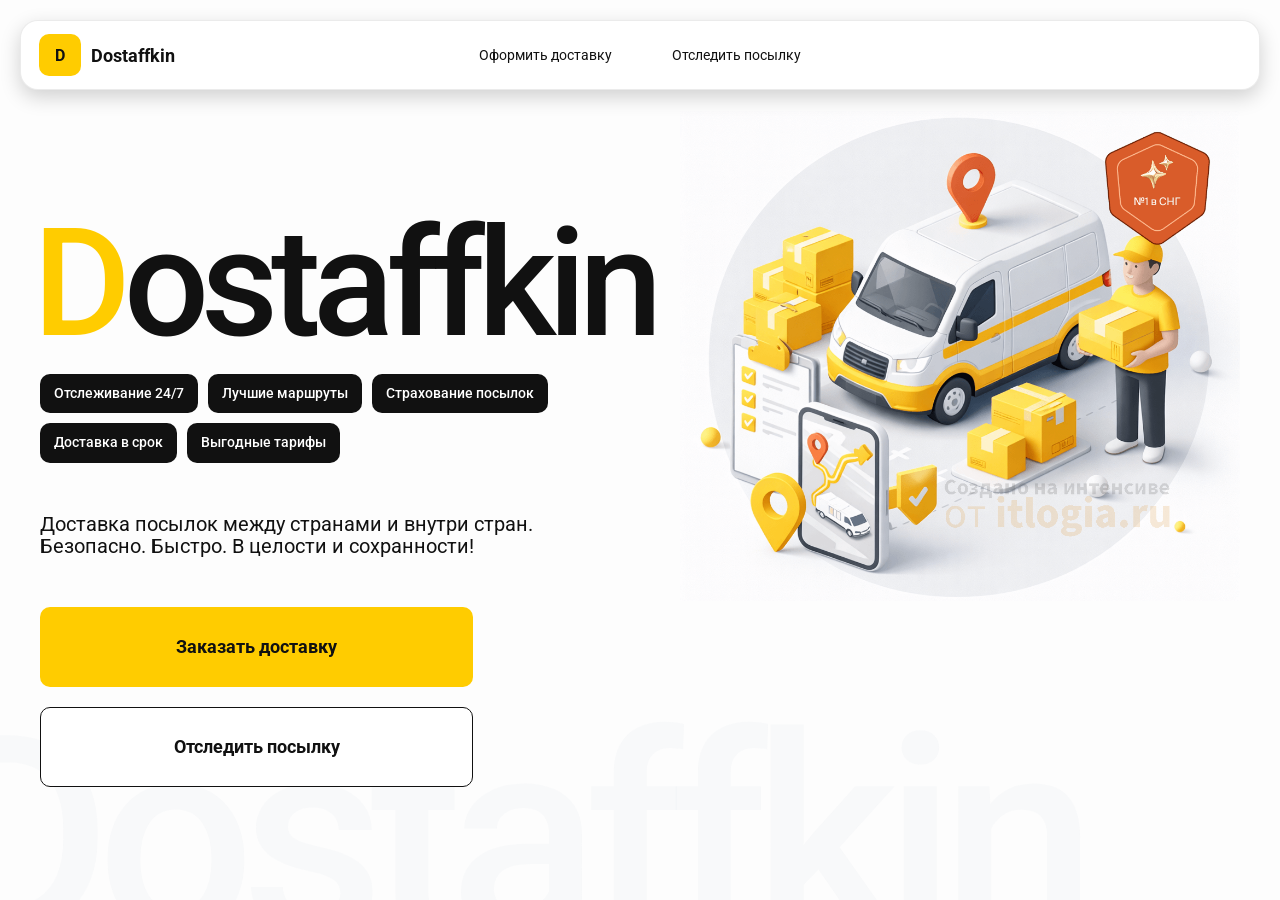
<file: index.html>
<!doctype html>
<html lang="ru">

<head>
    <meta charset="utf-8" />
    <meta name="viewport" content="width=device-width,initial-scale=1,maximum-scale=1,user-scalable=0" />
    <title>Dostaffkin — Доставка посылок между странами и внутри стран. Безопасно. Быстро. В целости и сохранности!
    </title>

    <link href="styles/base.css" rel="stylesheet" />
    <link href="styles/base_adaptive.css" rel="stylesheet" />
    <link href="styles/index.css" rel="stylesheet" />
    <link href="styles/index_adaptive.css" rel="stylesheet" />
</head>

<body>
    <div class="container">
        <header class="header">
            <a class="header-brand" href="#">
                <div class="header-logo">D</div>
                <div class="header-title">Dostaffkin</div>
            </a>
            <nav class="header-menu">
                <a class="header-link" href="./order.html">Оформить <span>доставку</span></a>
                <a class="header-link" href="./track.html">Отследить <span>посылку</span></a>
            </nav>
        </header>
        <main class="main">
            <section class="main-info">
                <div class="main-title">
                    <span>D</span>ostaffkin
                </div>
                <div class="main-features">
                    <div class="main-feature">Отслеживание 24/7</div>
                    <div class="main-feature">Лучшие маршруты</div>
                    <div class="main-feature">Страхование посылок</div>
                    <div class="main-feature">Доставка в срок</div>
                    <div class="main-feature">Выгодные тарифы</div>
                </div>
                <div class="main-description">
                    Доставка посылок между странами и внутри стран.
                    Безопасно. Быстро. В целости и сохранности!
                </div>
                <div class="main-actions">
                    <a class="button" type="button" href="./order.html">Заказать доставку</a>
                    <a class="button button-white" type="button" href="./track.html">Отследить посылку</a>
                </div>

            </section>
            </section>
            <div class="main-title-ghost">Dostaffkin</div>
            <section class="main-image">
                <img src="images/main-image.png" alt="Main image" />
            </section>
        </main>
    </div>
</body>

</html>
</file>
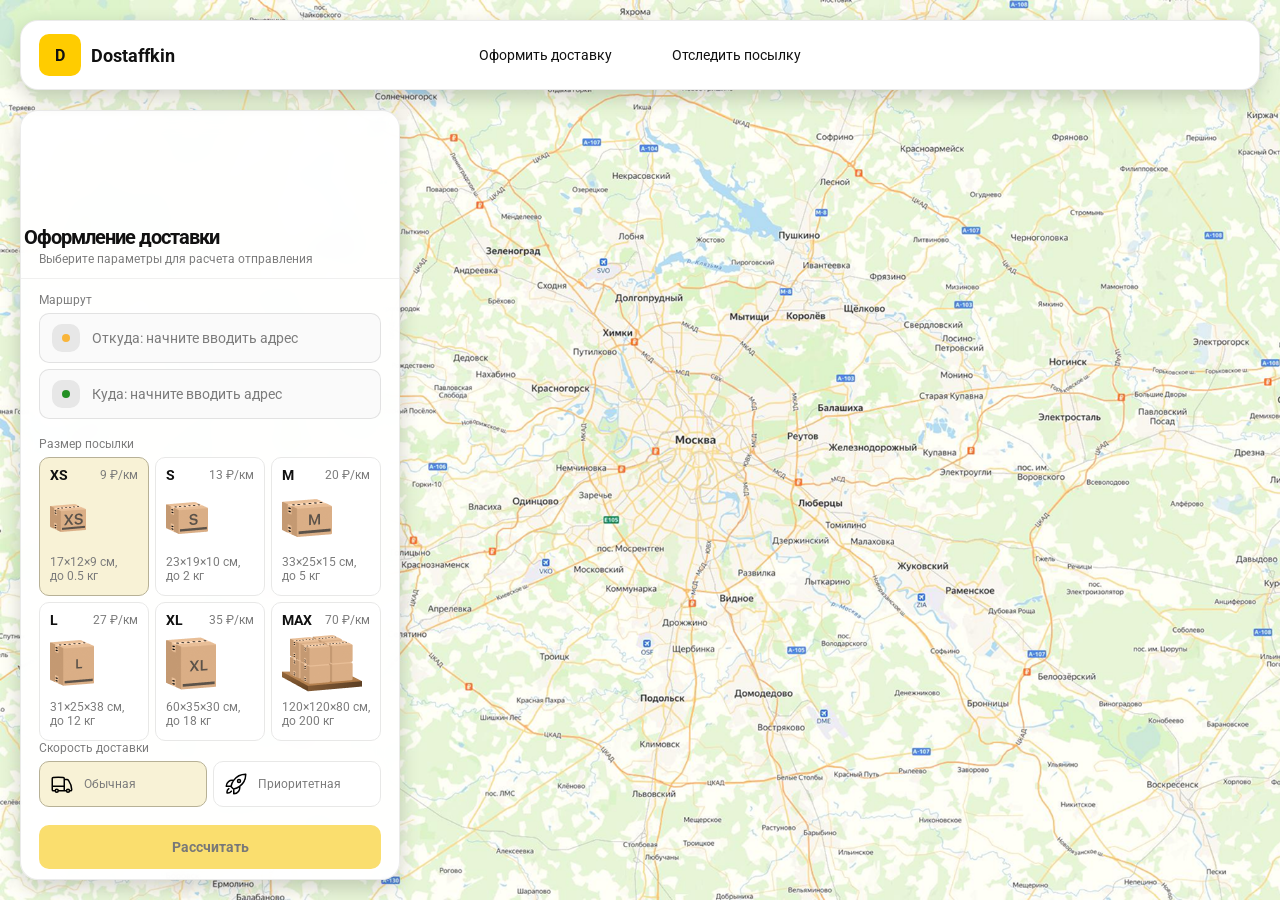
<file: order.html>
<!doctype html>
<html lang="ru">

<head>
    <meta charset="utf-8" />
    <meta name="viewport" content="width=device-width,initial-scale=1,maximum-scale=1,user-scalable=0" />
    <title>Оформление доставки</title>

    <link rel="stylesheet" href="styles/base.css" />
    <link rel="stylesheet" href="styles/base_adaptive.css" />

    <link rel="stylesheet" href="styles/order.css" />
    <link rel="stylesheet" href="styles/order_adaptive.css" />
</head>

<body>
    <div id="map">

    </div>
    <header class="header">
        <a class="header-brand" href="./index.html">
            <div class="header-logo">D</div>
            <div class="header-title">Dostaffkin</div>
        </a>
        <nav class="header-menu">
            <a class="header-link" href="#">Оформить <span>доставку</span></a>
            <a class="header-link" href="./track.html">Отследить <span>посылку</span></a>
        </nav>
    </header>

    <aside class="main" id="sidebar">
        <div class="main-header">
            <div class="main-title">Оформление доставки</div>
            <div class="main-text">Выберите параметры для расчета отправления</div>
        </div>
        <div class="main-content">
            <div class="main-route">
                <div class="main-block-title">Маршрут</div>
                <div class="main-fields">
                    <div class="main-field" id="fromField">
                        <div class="main-pin"></div>
                        <input id="from" placeholder="Откуда: начните вводить адрес" autocomplete="off" />
                        <div class="main-ac" id="fromAc" role="listbox" aria-label="Подсказки адресов"></div>
                    </div>

                    <div class="main-field" id="toField">
                        <div class="main-pin"></div>
                        <input id="to" placeholder="Куда: начните вводить адрес" autocomplete="off" />
                        <div class="main-ac" id="toAc" role="listbox" aria-label="Подсказки адресов"></div>
                    </div>
                </div>
            </div>
            <div class="main-package">
                <div class="main-block-title">Размер посылки</div>

                <div class="main-sizes">
                    <div class="main-size-card is-active" data-value="xs">
                        <div class="main-size-top">
                            <div class="main-size-label">XS</div>
                            <div class="main-size-rate">9 ₽/км</div>
                        </div>
                        <div class="main-size-media">
                            <img src="images/sizes/xs.png" alt="Короб XS" />
                        </div>
                        <div class="main-size-description">17×12×9 см,<br>до 0.5 кг</div>
                    </div>

                    <div class="main-size-card" data-value="s">
                        <div class="main-size-top">
                            <div class="main-size-label">S</div>
                            <div class="main-size-rate">13 ₽/км</div>
                        </div>
                        <div class="main-size-media">
                            <img src="images/sizes/s.png" alt="Короб S" />
                        </div>
                        <div class="main-size-description">23×19×10 см,<br>до 2 кг</div>
                    </div>

                    <div class="main-size-card" data-value="m">
                        <div class="main-size-top">
                            <div class="main-size-label">M</div>
                            <div class="main-size-rate">20 ₽/км</div>
                        </div>
                        <div class="main-size-media">
                            <img src="images/sizes/m.png" alt="Короб M" />
                        </div>
                        <div class="main-size-description">33×25×15 см,<br>до 5 кг</div>
                    </div>

                    <div class="main-size-card" data-value="l">
                        <div class="main-size-top">
                            <div class="main-size-label">L</div>
                            <div class="main-size-rate">27 ₽/км</div>
                        </div>
                        <div class="main-size-media">
                            <img src="images/sizes/l.png" alt="Короб L" />
                        </div>
                        <div class="main-size-description">31×25×38 см,<br>до 12 кг</div>
                    </div>

                    <div class="main-size-card" data-value="xl">
                        <div class="main-size-top">
                            <div class="main-size-label">XL</div>
                            <div class="main-size-rate">35 ₽/км</div>
                        </div>
                        <div class="main-size-media">
                            <img src="images/sizes/xl.png" alt="Короб XL" />
                        </div>
                        <div class="main-size-description">60×35×30 см,<br>до 18 кг</div>
                    </div>

                    <div class="main-size-card" data-value="max">
                        <div class="main-size-top">
                            <div class="main-size-label">MAX</div>
                            <div class="main-size-rate">70 ₽/км</div>
                        </div>
                        <div class="main-size-media main-size-media-palleta">
                            <img src="images/sizes/max.png" alt="Паллета" />
                        </div>
                        <div class="main-size-description">120×120×80 см,<br>до 200 кг</div>
                    </div>
                </div>
                <div class="main-speed">
                    <div class="main-block-title">Скорость доставки</div>

                    <div class="main-speeds">
                        <div class="main-speed-card is-active" data-value="regular">
                            <img class="main-speed-media" src="images/icons/regular.svg" alt="Regular" />
                            <div class="main-speed-description">Обычная</div>
                        </div>
                        <div class="main-speed-card" data-value="fast">
                            <img class="main-speed-media" src="images/icons/fast.svg" alt="Fast" />
                            <div class="main-speed-description">Приоритетная</div>
                        </div>

                    </div>
                </div>
            </div>
            <div class="main-calculate-block">
                <button id="calc" class="button calculate-button" type="button" disabled>Рассчитать</button>
            </div>
            <div class="main-result" id="result">
                <div class="main-result-title">Расчеты вашего заказа</div>
                <div class="main-result-lines">
                    <div class="main-result-line"><span>Расстояние</span><span id="distanceValue">—</span></div>
                    <div class="main-result-line"><span>Доставим через</span><span id="durationValue">—</span></div>
                    <div class="main-result-line"><span>Тариф</span><span id="rateValue">—</span></div>
                </div>
                <div class="main-price">
                    <div class="main-price-label">Итого</div>
                    <div class="main-price-value" id="totalValue">—</div>
                </div>
            </div>
            <div class="main-order-box">
                <div class="main-order-form" id="orderForm">
                    <div class="main-order-title">Оформление доставки</div>
                    <div class="main-block-info-row">
                        <div class="main-block-title">Контакты</div>
                        <div class="order-fields">
                            <div class="main-field">
                                <input id="customerName" placeholder="Ваше имя" autocomplete="off" />
                            </div>
                            <div class="main-field">
                                <input id="customerPhone" placeholder="Ваш телефон" autocomplete="off"
                                    inputmode="tel" />
                            </div>
                        </div>
                    </div>
                    <div class="main-block-info-row extra-info">
                        <div class="main-block-title">Дополнительная информация</div>
                        <div class="main-field textarea">
                            <textarea id="comment" placeholder="Детали доставки и комментарии"></textarea>
                        </div>
                    </div>
                    <button id="submit" class="button main-submit-request" type="button" disabled>Отправить
                        заявку
                    </button>
                </div>

                <div class="main-order-success" id="orderSuccess">
                    <div class="main-success-icon">✓</div>
                    <div class="main-success-title">Заявка отправлена!</div>
                    <div class="main-success-title">Номер отправления – <span id="orderId"></span></div>
                    <div class="main-success-subtitle">Мы скоро свяжемся с вами</div>
                </div>
            </div>
        </div>
    </aside>

</body>

</html>
</file>
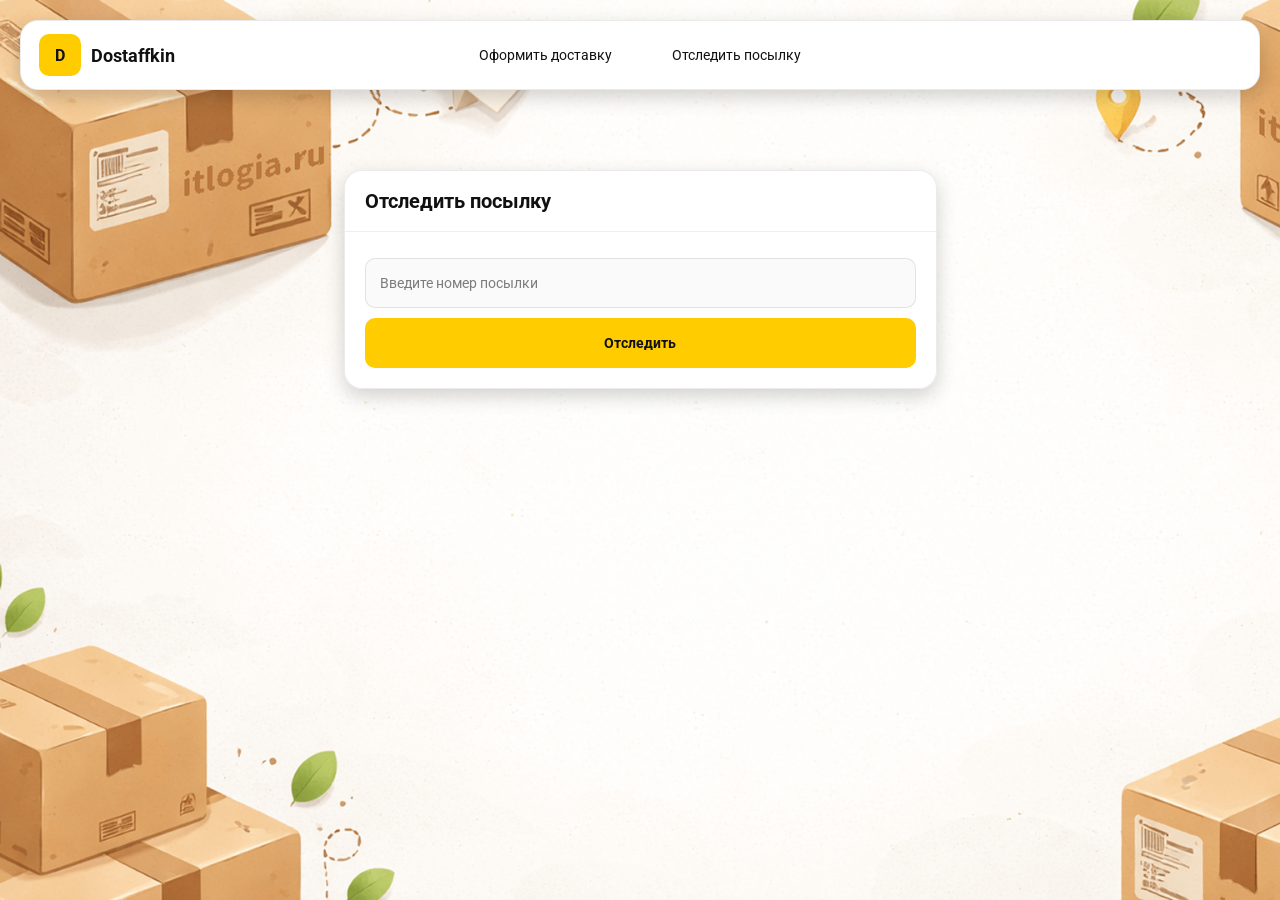
<file: track.html>
<!doctype html>
<html lang="ru">

<head>
    <meta charset="utf-8" />
    <meta name="viewport" content="width=device-width,initial-scale=1,maximum-scale=1,user-scalable=0" />
    <title>Отследить посылку</title>
    <link rel="stylesheet" href="styles/base.css" />
    <link rel="stylesheet" href="styles/base_adaptive.css" />

    <link rel="stylesheet" href="styles/track.css" />
    <link rel="stylesheet" href="styles/track_adaptive.css" />
</head>

<body>

    <div class="container">
        <header class="header">
            <a class="header-brand" href="./index.html">
                <div class="header-logo">D</div>
                <div class="header-title">Dostaffkin</div>
            </a>
            <nav class="header-menu">
                <a class="header-link" href="./order.html">Оформить <span>доставку</span></a>
                <a class="header-link" href="#">Отследить <span>посылку</span></a>
            </nav>
        </header>
        <main class="track-content">
            <section class="track-card track-search">
                <div class="track-title">Отследить посылку</div>
                <div class="track-action">
                    <div class="main-field track-field">
                        <input id="trackNumber" placeholder="Введите номер посылки" autocomplete="off" />
                    </div>
                    <button id="trackButton" class="button track-button" type="button">Отследить</button>
                </div>
            </section>
            <section class="track-card track-result" id="trackResult">
    <div class="track-result-header">
        <div class="track-id" id="trackIdValue"></div>
        <div class="track-routes">
            <div class="track-route">
                <div class="track-route-pin">
                    <svg xmlns="http://www.w3.org/2000/svg" fill="none" viewBox="0 0 24 24" stroke-width="1.5"
                         stroke="orange" class="size-6">
                        <path stroke-linecap="round" stroke-linejoin="round"
                              d="M15 10.5a3 3 0 1 1-6 0 3 3 0 0 1 6 0Z"/>
                        <path stroke-linecap="round" stroke-linejoin="round"
                              d="M19.5 10.5c0 7.142-7.5 11.25-7.5 11.25S4.5 17.642 4.5 10.5a7.5 7.5 0 1 1 15 0Z"/>
                    </svg>
                </div>
                <div class="track-route-address" id="trackFromValue">
                    Откуда: Москва, улица Арбат, 1
                </div>
            </div>
            <div class="track-route track-route-arrow">
                <svg xmlns="http://www.w3.org/2000/svg" fill="none" viewBox="0 0 24 24" stroke-width="1.5"
                     stroke="currentColor" class="size-6">
                    <path stroke-linecap="round" stroke-linejoin="round"
                          d="M19.5 13.5 12 21m0 0-7.5-7.5M12 21V3"/>
                </svg>
            </div>
            <div class="track-route">
                <div class="track-route-pin">
                    <svg xmlns="http://www.w3.org/2000/svg" fill="none" viewBox="0 0 24 24" stroke-width="1.5"
                         stroke="green" class="size-6">
                        <path stroke-linecap="round" stroke-linejoin="round"
                              d="M15 10.5a3 3 0 1 1-6 0 3 3 0 0 1 6 0Z"/>
                        <path stroke-linecap="round" stroke-linejoin="round"
                              d="M19.5 10.5c0 7.142-7.5 11.25-7.5 11.25S4.5 17.642 4.5 10.5a7.5 7.5 0 1 1 15 0Z"/>
                    </svg>
                </div>
                <div class="track-route-address" id="trackToValue">
                    Куда: Минск, проспект Независимости, 58
                </div>
            </div>
        </div>
    </div>
    <div class="track-info">
        <div class="track-status-title">Статус данной посылки:</div>
        <div class="track-status-list" id="trackStatusList">


            <div class="track-status created">
                <img src="images/icons/created.svg" class="track-status-icon" alt="Created">
                <div class="track-status-text">
                    <div class="track-status-text-state">Создан</div>
                    <div class="track-status-text-date">10.01.2026</div>
                </div>
            </div>

            <div class="track-status in-way">
                <img src="images/icons/in-way.svg" class="track-status-icon" alt="In way">
                <div class="track-status-text">
                    <div class="track-status-text-state">В пути: Москва</div>
                    <div class="track-status-text-date">18.01.2026</div>
                </div>
            </div>

            <div class="track-status ready">
                <img src="images/icons/ready.svg" class="track-status-icon" alt="Ready">
                <div class="track-status-text">
                    <div class="track-status-text-state">Готов к выдаче</div>
                    <div class="track-status-text-date">25.01.2026</div>
                </div>
            </div>

            <div class="track-status done">
                <img src="images/icons/done.svg" class="track-status-icon" alt="Done">
                <div class="track-status-text">
                    <div class="track-status-text-state">Вручен</div>
                    <div class="track-status-text-date">27.01.2026</div>
                </div>
            </div>

        </div>
    </div>
</section>
        </main>
    </div>

</body>

</html>
</file>
<file: styles/base.css>
*, *::before, *::after {
    box-sizing: border-box;
}

@font-face {
    font-family: "Roboto";
    src: url("../fonts/Roboto-Regular.ttf");
    font-weight: normal;
}

@font-face {
    font-family: "Roboto";
    src: url("../fonts/Roboto-Bold.ttf");
    font-weight: bold;
}

@font-face {
    font-family: "Roboto";
    src: url("../fonts/Roboto-Medium.ttf");
    font-weight: 500;
}

html, body {
    margin: 0;
    color: #111111;
    font-family: "Roboto", sans-serif;
}

body {
    background: #FDFDFD;
}

.header {
    border-radius: 18px;
    box-shadow: 0 7px 20px 0 #0000002E;
    backdrop-filter: blur(10px);
    background: #ffffff;
    left: 20px;
    border: 1px solid rgba(0, 0, 0, 0.08);
    position: fixed;
    right: 20px;
    top: 20px;
    padding: 14px 18px;
    height: 70px;
    display: flex;
    align-items: center;
    z-index: 6;
}

.header-brand {
    display: flex;
    align-items: center;
    text-decoration: none;
    gap: 10px;
}

.header-logo {
    width: 42px;
    height: 42px;
    border-radius: 10px;
    background: #FFCC00;
    display: grid;
    place-items: center;
    font-weight: bold;
    color: #111;
}

.header-title {
    font-size: 18px;
    font-weight: bold;
    color: #111111;
    text-decoration: none;
}

.header-menu {
    display: flex;
    align-items: center;
    gap: 60px;
    margin: 0;
    position: absolute;
    left: 50%;
    transform: translateX(-50%);
}

.header-link {
    font-size: 14px;
    color: #111111;
    text-decoration: none;
}

.main-title {
    margin-top: 98px;
    font-weight: 500;
    font-size: 200px;
    line-height: 1;
    letter-spacing: -0.05em;
    color: #111111;
    left: -15px;
    position: relative;
}

.main-title span {
    color: #ffcc00;
}

.main-features {
    margin-top: 15px;
    display: flex;
    flex-wrap: wrap;
    gap: 10px;
}

.main-feature {
    background: #111111;
    color: #ffffff;
    padding: 12px 14px;
    font-weight: 500;
    font-size: 14px;
    line-height: 1.1;
    border-radius: 10px;
}

.main-description {
    margin-top: 50px;
    max-width: 500px;
    font-size: 20px;
    line-height: 1.1;
    color: #111111;
}

.button {
    border: 0;
    outline: none;
    height: 44px;
    border-radius: 10px;
    font-size: 14px;
    font-weight: bold;
    cursor: pointer;
    font-family: inherit;
    transition: transform .08s ease, opacity .12s ease;
    background: #ffcc00;
    color: #111111;
    text-align: center;
    text-decoration: none;
}

.button:hover {
    background-color: #E5BC19;
}

.button:disabled {
    cursor: not-allowed;
    background-color: #FADE6E;
    color: #787878;
    transform: none;
}

.button.button-white {
    background: #ffffff;
    border: 1px solid #111111;
}

.button.button-white:hover {
    background: rgb(241 241 241);
}

.main-field {
    display: flex;
    align-items: center;
    margin-top: 6px;
    gap: 10px;
    border: 1px solid #1111111A;
    background: #FAFAFA;
    border-radius: 10px;
    padding: 10px 12px;
    position: relative;
    box-sizing: border-box;
    height: 50px;
}

.main-field.textarea {
    height: auto;
}

.main-pin {
    width: 28px;
    height: 28px;
    border-radius: 10px;
    background: rgba(17, 17, 17, 0.08);
    display: grid;
    place-items: center;
    flex: 0 0 auto;
    position: relative;
}

.main-pin::before {
    content: "";
    width: 8px;
    height: 8px;
    border-radius: 999px;
    background: orange;
    opacity: .75;
    display: block;
}

.main-field:last-child .main-pin::before {
    background: green;
    opacity: .85;
}

input, textarea {
    width: 100%;
    border: 0;
    outline: none;
    background: transparent;
    font-size: 14px;
    color: #111111;
    font-family: inherit;
}

textarea {
    resize: vertical;
    min-height: 72px;
    padding: 2px 0;
}

input::placeholder, textarea::placeholder {
    color: #7C7C7C;
}

.main-field:focus-within {
    border-color: rgba(0, 0, 0, 0.20);
    box-shadow: 0 0 0 4px rgba(255, 204, 0, 0.35);
    background: rgba(255, 255, 255, 0.75);
}
</file>
<file: styles/base_adaptive.css>
@media (max-width: 767px) {
    .header {
        left: 10px;
        right: 10px;
        top: 10px;
    }

    .header-link span {
        display: none;
    }

    .header-menu {
        gap: 20px;
        justify-content: flex-start;
        margin: 0 0 0 30px;
        position: static;
        transform: none;
    }
}

@media (max-width: 420px) {
    .header-title {
        display: none;
    }
}

@media (max-width: 374px) {
    .header-menu {
        gap: 10px;
        margin: 0 0 0 10px;
    }
}
</file>
<file: styles/index.css>
.container {
    overflow: hidden;
    min-height: 100vh;
}

.main {
    padding: 111px 40px 40px;
    position: relative;
    display: flex;
}

.main-info {
    max-width: 840px;
    width: 100%;
    position: relative;
}

.main-title {
    margin-top: 98px;
    font-weight: 500;
    font-size: 200px;
    line-height: 1;
    letter-spacing: -0.05em;
    color: #111111;
    left: -15px;
    position: relative;
}

.main-title span {
    color: #ffcc00;
}

.main-actions {
    margin-top: 50px;
    display: flex;
    flex-direction: column;
    gap: 20px;
}

.main-actions .button {
    height: 80px;
    width: 433px;
    font-size: 18px;
    font-weight: bold;
    place-items: center;
    display: grid;
}

.main-title-ghost {
    position: absolute;
    z-index: -1;
    left: -70px;
    bottom: -150px;
    font-weight: 500;
    font-size: 278px;
    line-height: 1;
    letter-spacing: -0.05em;
    color: #ECEDF04D;
}

.main-image {
    width: 1024px;
    top: 100px;
    z-index: -2;
}

.main-image img {
    width: 100%;
    max-width: 1024px;
    height: auto;
    display: block;
}
</file>
<file: styles/index_adaptive.css>
@media (max-width: 1760px) {
    .main-title {
        font-size: 150px;
        left: -7px;
    }

    .main-info {
        max-width: 640px;
    }
}

@media (max-width: 1200px) {
    .main-info {
        max-width: 540px;
    }

    .main {
        padding: 111px 20px 20px;
    }

    .main-title {
        font-size: 120px;
        left: -4px;
    }

    .main-title-ghost {
        font-size: 220px;
    }
}

@media (max-width: 1024px) {
    .main-title {
        margin-top: 30px;
    }

    .main {
        flex-direction: column-reverse;
    }

    .main-image {
        max-width: 350px;
        position: absolute;
        left: 370px;
        top: 370px;
    }

    .main-info {
        max-width: 100%;
    }

    .main-actions {
        gap: 10px;
    }

    .main-actions .button {
        height: 50px;
        font-size: 14px;
        width: auto;
        max-width: 300px;
    }

    .main-description {
        max-width: 350px;
    }
}

@media (max-width: 570px) {
    .main-title {
        font-size: 88px;
    }

    .main-description {
        max-width: 100%
    }

    .main-actions {
       width: 100%;
    }

    .main-actions .button {
        width: 100%;
        max-width: 100%
    }

    .main-image {
        max-width: 650px;
        position: absolute;
        left: 170px;
        top: 70px;
        opacity: 0.2;
    }
}

@media (max-width: 400px) {
    .main-title {
        font-size: 70px;
    }
}
</file>
<file: styles/order.css>
#map {
    background-image: url("../images/order-bg.png");
    background-size: cover;
    position: fixed;
    inset: 0;
}

.main {
    border-radius: 18px;
    box-shadow: 0 7px 20px 0 #0000002E;
    backdrop-filter: blur(10px);
    background: rgba(255, 255, 255, 0.96);
    left: 20px;
    border: 1px solid rgba(0, 0, 0, 0.08);
    position: fixed;
    top: 110px;
    bottom: 20px;
    width: 380px;
    display: flex;
    flex-direction: column;
    overflow: hidden;
    z-index: 5;
}

.main-header {
    padding: 18px 18px 12px 18px;
    border-bottom: 1px solid rgba(0, 0, 0, 0.06);
    display: flex;
    flex-direction: column;
}

.main-title {
    font-size: 20px;
    line-height: 100%;
    font-weight: bold;
}

.main-text {
    font-size: 12px;
    margin-top: 5px;
    color: #7C7C7C;
}

.main-content {
    padding: 14px 18px 18px 18px;
    overflow: auto;
    scrollbar-width: none;
    display: flex;
    flex-direction: column;
    gap: 18px;
    flex: 1;
}

.main-block-title {
    font-size: 12px;
    color: #7C7C7C;
}

.main-route .main-block-title,
.main-package .main-block-title {
    margin-bottom: 6px;
}
.main-sizes {
    display: grid;
    gap: 6px;
    grid-template-columns: repeat(3, 1fr);
}

.main-size-card {
    border: 1px solid #E8E8E7;
    background: #FFFFFF;
    border-radius: 10px;
    padding: 10px;
    cursor: pointer;
    user-select: none;
    transition: transform .08s ease, border-color .12s ease, background .12s ease;
    min-height: 139px;
}

.main-size-card:hover {
    transform: translateY(-1px);
}

.main-size-card.is-active {
    background-color: #F8F2D6;
    border-color: #B7B196;
}

.main-size-top {
    display: flex;
    align-items: center;
    justify-content: space-between;
}

.main-size-label {
    font-weight: bold;
    font-size: 14px;
    color: #111111;
    line-height: 100%;
}

.main-size-rate {
    font-size: 12px;
    color: #7C7C7C;
    line-height: 100%;
}

.main-size-media {
    margin-top: 8px;
    height: 57px;
}

.main-size-description {
    margin-top: 8px;
    font-size: 12px;
    color: #7C7C7C;
    line-height: 1.2;
}

.calculate-button {
    width: 100%;
}

.main-result {
    border: 1px solid rgba(0, 0, 0, 0.08);
    background: rgba(255, 255, 255, 0.75);
    border-radius: 16px;
    padding: 12px;
    line-height: 1.25;
}

.main-result-title {
    font-weight: bold;
    font-size: 13px;
    color: #111111;
    margin-bottom: 13px;
}

.main-result-lines {
    gap: 8px;
    display: flex;
    flex-direction: column;
}

.main-result-line {
    font-size: 13px;
    color: rgba(17, 17, 17, 0.85);
    display: flex;
    justify-content: space-between;
}

.main-price {
    margin-top: 18px;
    padding-top: 10px;
    border-top: 1px dashed rgba(0, 0, 0, 0.12);
    display: flex;
    align-items: baseline;
    justify-content: space-between;
}

.main-price-label {
    font-size: 12px;
    color: rgba(17, 17, 17, 0.55);
}

.main-price-value {
    font-size: 20px;
    font-weight: bold;
    color: #111111;
    letter-spacing: -0.3px;
}

.main-order-box {
    background: #ffffff;
    border: 1px solid #E8E8E7;
    border-radius: 10px;
    padding: 12px;
}

.main-order-title {
    margin-bottom: 8px;
    font-weight: bold;
    font-size: 14px;
    color: #111111;
}

.main-block-info {
    display: flex;
    flex-direction: column;
    gap: 6px;
}

.order-fields {
    display: grid;
    grid-template-columns: 1fr 1fr;
    column-gap: 10px;
    margin-top: 6px;
}

.main-block-info-row.extra-info {
    display: block;
    margin-top: 13px;
}

.main-submit-request {
    width: 100%;
    margin-top: 6px;
}

.main-order-success {
    display: none;
    text-align: center;
    padding: 22px 12px;
    gap: 12px;
}

.main-order-success.is-visible {
    display: flex;
    flex-direction: column;
    align-items: center;
}

.main-success-icon {
    width: 56px;
    height: 56px;
    border-radius: 50%;
    background: #16a34a;
    color: #ffffff;
    display: grid;
    place-items: center;
    font-size: 30px;
}

.main-success-title {
    font-size: 14px;
    font-weight: bold;
    color: #111111;
}

.main-success-subtitle {
    font-size: 12px;
    color: rgba(17, 17, 17, 0.55);
    line-height: 1.3;
}
.main-speed .main-block-title {
    margin-bottom: 6px;
}

.main-speeds {
    display: grid;
    gap: 6px;
    grid-template-columns: repeat(2, 1fr);
}

.main-speed-card {
    border: 1px solid #E8E8E7;
    background: #FFFFFF;
    border-radius: 10px;
    padding: 10px;
    cursor: pointer;
    user-select: none;
    transition: transform .08s ease, border-color .12s ease, background .12s ease;
    display: flex;
    align-items: center;
    gap: 10px;
}

.main-speed-card:hover {
    transform: translateY(-1px);
}

.main-speed-card.is-active {
    background-color: #F8F2D6;
    border-color: #B7B196;
}

.main-speed-description {
    font-size: 12px;
    color: #7C7C7C;
    line-height: 1.2;
}
</file>
<file: styles/order_adaptive.css>
@media (max-width: 767px) {
    .main {
        left: 10px;
        right: 10px;
        top: 50%;
        bottom: 12px;
        width: auto;
        max-width: none;
    }
}

@media (max-width: 420px) {
    .main-sizes {
        grid-template-columns: repeat(2, 1fr);
    }
}
</file>
<file: styles/track.css>
.container {
    background: #F4F4F4 url("../images/track-bg.png");
    background-size: cover;
    min-height: 100vh;
    padding: 170px 0 50px 0;
}

.track-content {
    width: 593px;
    margin: 0 auto;
}

.track-card {
    width: 100%;
    border-radius: 18px;
    box-shadow: 0 7px 20px 0 #0000002E;
    backdrop-filter: blur(10px);
    background: rgba(255, 255, 255, 0.96);
    border: 1px solid rgba(0, 0, 0, 0.08);
}

.track-title {
    font-size: 20px;
    line-height: 100%;
    font-weight: bold;
    border-bottom: 1px solid #EEEEEE;
    padding: 20px;
}

.track-action {
    padding: 20px;
}

.track-button {
    width: 100%;
    height: 50px;
}

.track-field {
    margin-bottom: 10px;
}
.track-result {
    margin-top: 5px;
    display: none;
}

.track-result.is-visible {
    display: block;
}

.track-result-header {
    font-weight: bold;
    font-size: 14px;
    color: #111111;
    padding: 20px;
    border-bottom: 1px solid #EEEEEE;
}

.track-id {
    margin-bottom: 12px;
    font-size: 20px;
}

.track-routes {
    display: flex;
    flex-direction: column;
    gap: 10px;
    font-weight: normal;
}

.track-route {
    display: flex;
    align-items: center;
    gap: 10px;
}

.track-route-pin {
    width: 24px;
    height: 24px;
    flex-shrink: 0;
}

.track-route-arrow {
    padding: 15px 0;
    width: 24px;
    height: 24px;
}

.track-info {
    padding: 20px;
}

.track-status {
    display: flex;
    align-items: center;
    font-size: 12px;
    gap: 10px;
}

.track-status-title {
    font-size: 14px;
    color: #111111;
    margin-bottom: 20px;
}

.track-status-list {
    display: flex;
    flex-direction: column;
    gap: 15px;
}

.track-status-icon {
    width: 40px;
    height: 40px;
    border-radius: 50%;
    background: rgba(17, 17, 17, 0.08);
    display: grid;
    place-items: center;
    flex: 0 0 auto;
}

.track-status.created .track-status-icon {
    background-color: #F1CB00;
}

.track-status.in-way .track-status-icon {
    background-color: #F08A11;
}

.track-status.ready .track-status-icon {
    background-color: #A35D0A;
}

.track-status.done .track-status-icon {
    background-color: #37C93B;
}

.track-status-text {
    display: flex;
    align-items: center;
    justify-content: space-between;
    color: #111111;
    font-size: 12px;
    flex: 1;
}

.track-status-date {
    color: rgba(17, 17, 17, 0.55);
}
</file>
<file: styles/track_adaptive.css>
@media (max-width: 767px) {
    .container {
        padding: 130px 0 50px 0;
    }

    .track-content {
        width: 100%;
        padding-left: 10px;
        padding-right: 10px;
    }

    .track-result-header {
        padding: 20px;
    }
}
</file>
